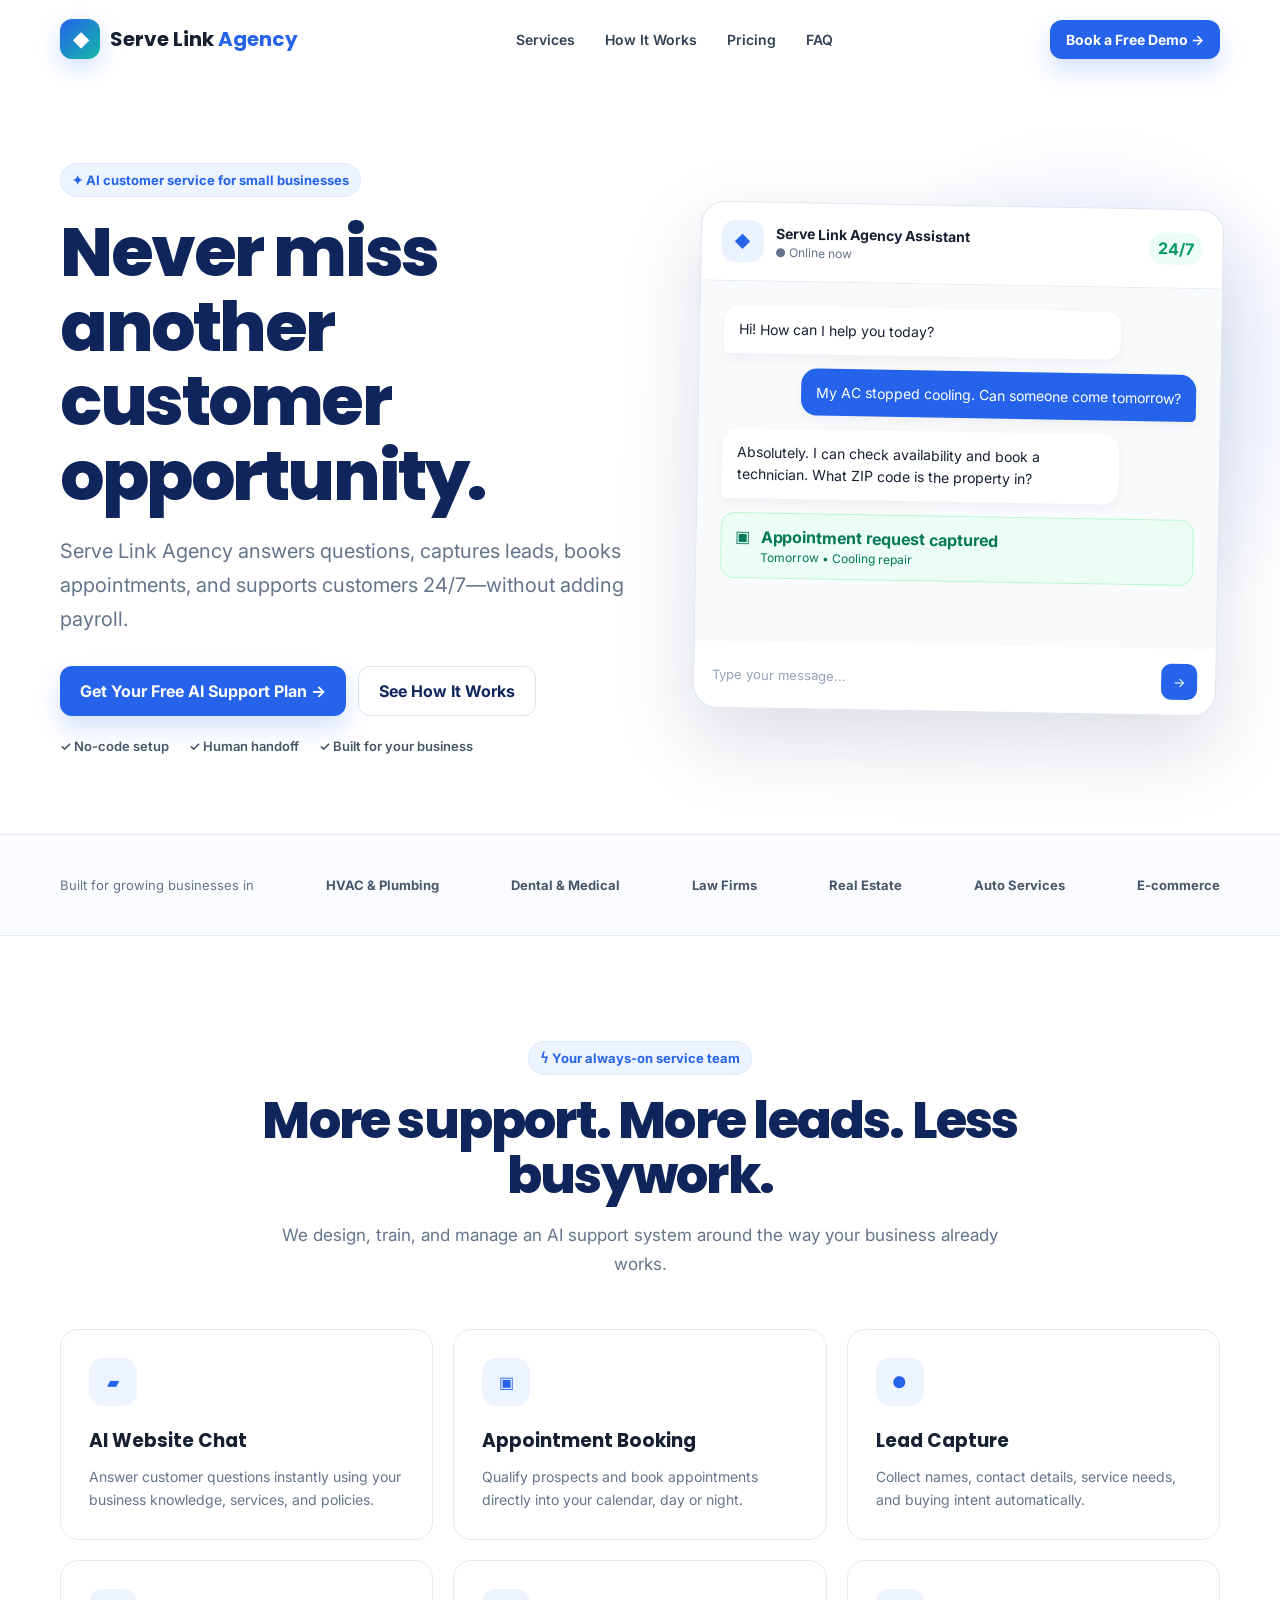
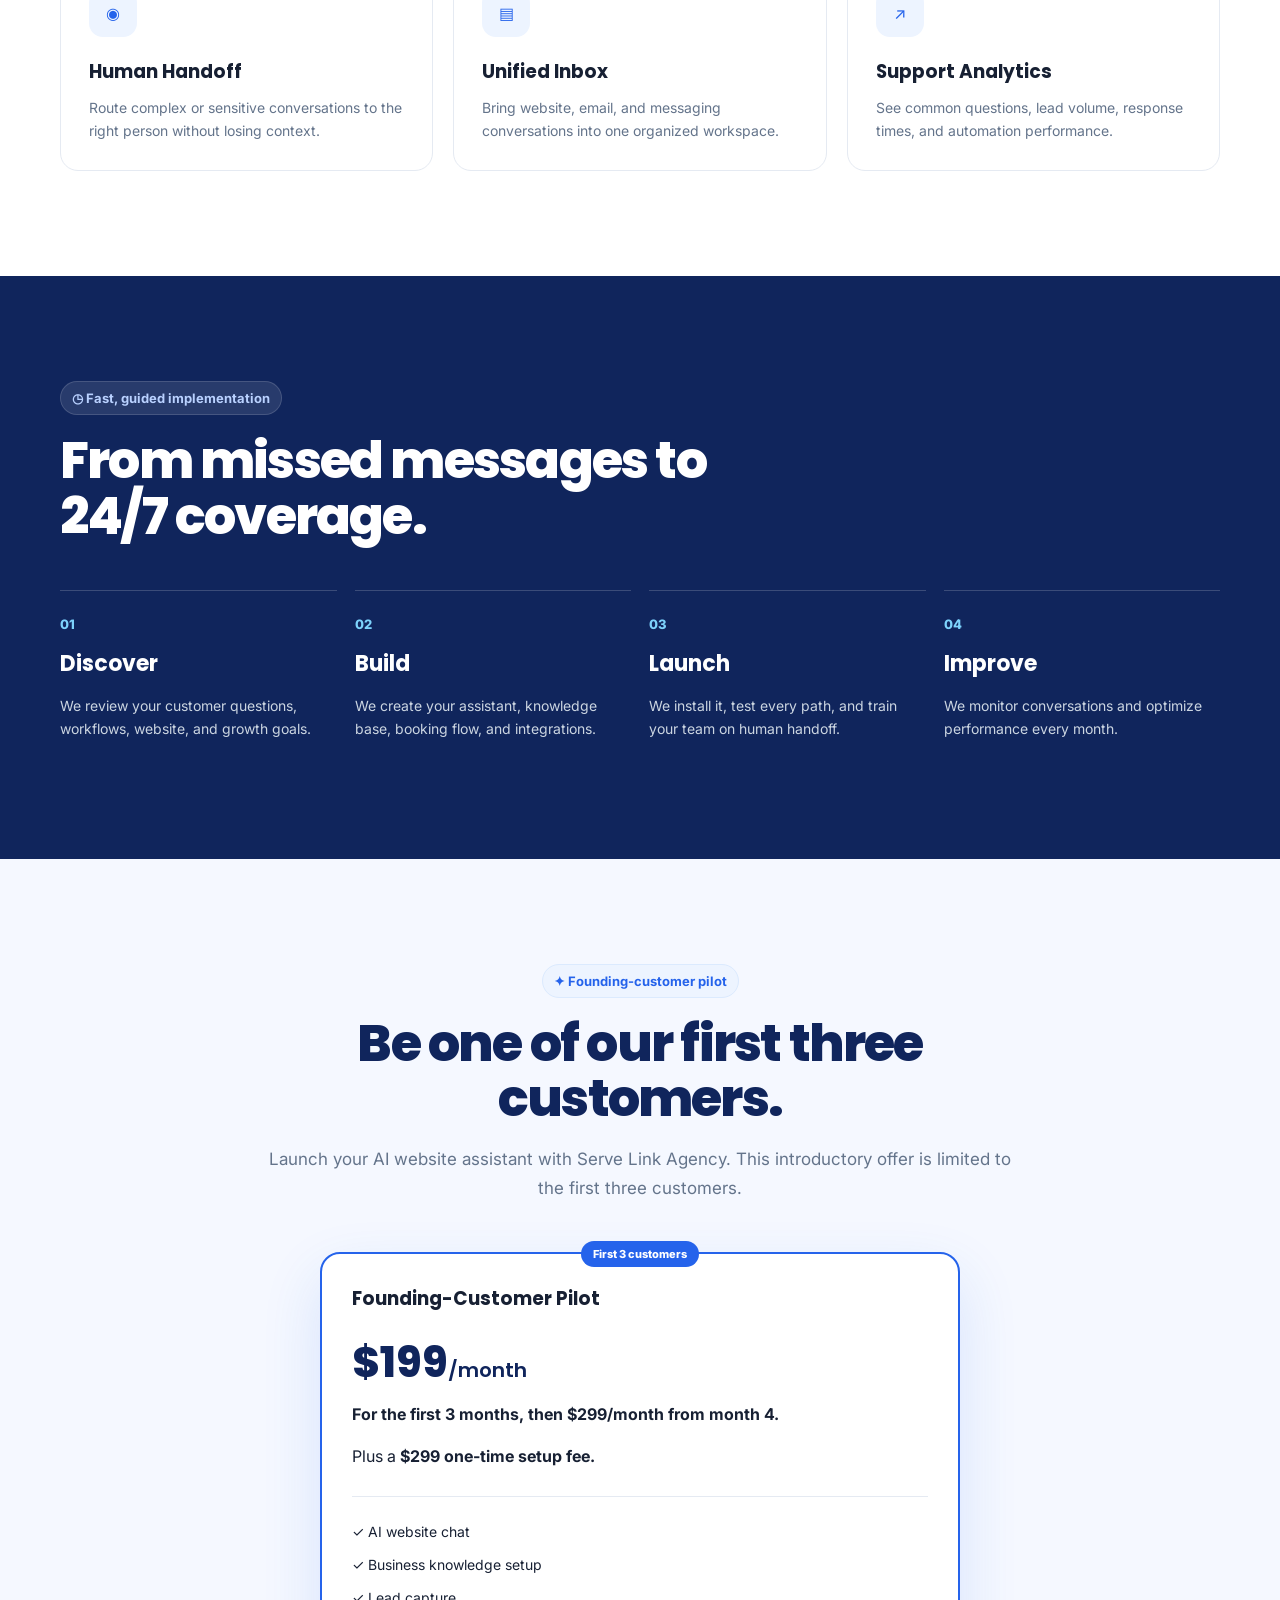
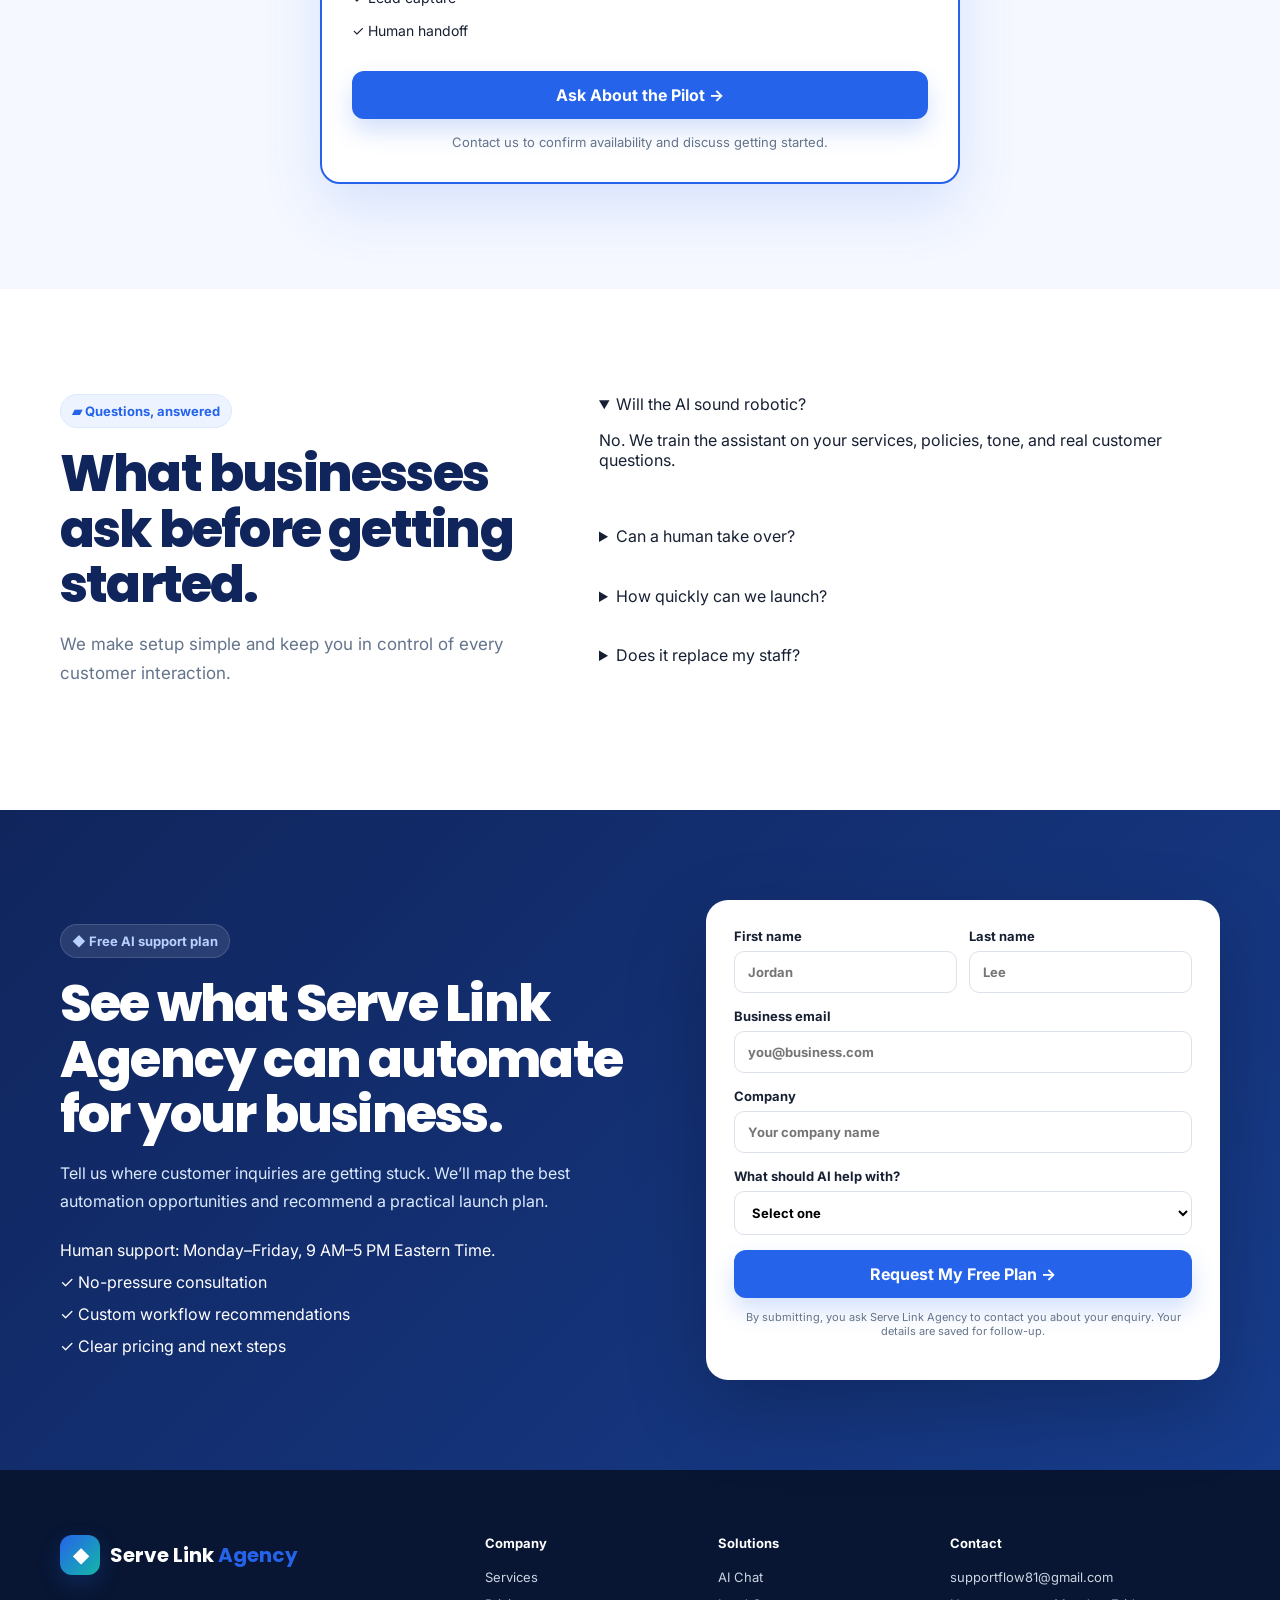
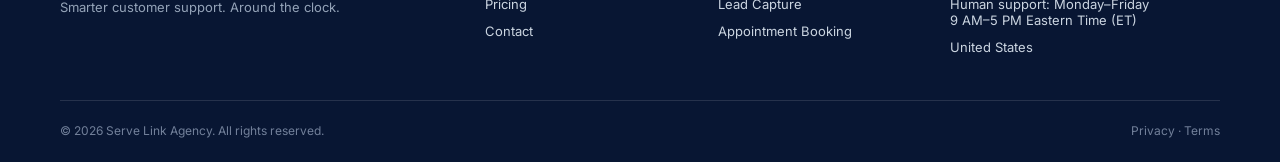
<file: index.html>
<!doctype html><html lang="en"><head><meta charset="utf-8"><meta name="viewport" content="width=device-width,initial-scale=1"><title>Serve Link Agency | AI Customer Service</title><meta name="description" content="Serve Link Agency founding-customer pilot: $299 setup plus $199/month for 3 months, then $299/month. Limited to the first three customers."><link rel="stylesheet" href="styles.css?v=pilot-20260923"></head><body>
<nav class="nav shell"><a class="brand" href="#top"><span class="brandmark">◆</span><span>Serve Link <b>Agency</b></span></a><div class="navlinks"><a href="#services">Services</a><a href="#how">How It Works</a><a href="#pricing">Pricing</a><a href="#faq">FAQ</a></div><a class="button small" href="#contact">Book a Free Demo →</a></nav>
<section id="top" class="hero shell"><div class="heroCopy"><div class="eyebrow">✦ AI customer service for small businesses</div><h1>Never miss another customer opportunity.</h1><p class="lead">Serve Link Agency answers questions, captures leads, books appointments, and supports customers 24/7—without adding payroll.</p><div class="heroActions"><a class="button" href="#contact">Get Your Free AI Support Plan →</a><a class="button secondary" href="#how">See How It Works</a></div><div class="trustRow"><span>✓ No-code setup</span><span>✓ Human handoff</span><span>✓ Built for your business</span></div></div><div class="chatCard"><div class="chatHeader"><div class="avatar">◆</div><div><strong>Serve Link Agency Assistant</strong><span>● Online now</span></div><span class="liveBadge">24/7</span></div><div class="chatBody"><div class="bubble ai">Hi! How can I help you today?</div><div class="bubble user">My AC stopped cooling. Can someone come tomorrow?</div><div class="bubble ai">Absolutely. I can check availability and book a technician. What ZIP code is the property in?</div><div class="booking">▣ <div><strong>Appointment request captured</strong><span>Tomorrow • Cooling repair</span></div></div></div><div class="chatInput"><span>Type your message...</span><button>→</button></div></div></section>
<section class="logoStrip"><div class="shell logoInner"><span>Built for growing businesses in</span><b>HVAC & Plumbing</b><b>Dental & Medical</b><b>Law Firms</b><b>Real Estate</b><b>Auto Services</b><b>E-commerce</b></div></section>
<section id="services" class="section shell"><div class="sectionHead"><div class="eyebrow">ϟ Your always-on service team</div><h2>More support. More leads. Less busywork.</h2><p>We design, train, and manage an AI support system around the way your business already works.</p></div><div class="serviceGrid">
<article class="serviceCard"><span class="serviceIcon">▰</span><h3>AI Website Chat</h3><p>Answer customer questions instantly using your business knowledge, services, and policies.</p></article><article class="serviceCard"><span class="serviceIcon">▣</span><h3>Appointment Booking</h3><p>Qualify prospects and book appointments directly into your calendar, day or night.</p></article><article class="serviceCard"><span class="serviceIcon">●</span><h3>Lead Capture</h3><p>Collect names, contact details, service needs, and buying intent automatically.</p></article><article class="serviceCard"><span class="serviceIcon">◉</span><h3>Human Handoff</h3><p>Route complex or sensitive conversations to the right person without losing context.</p></article><article class="serviceCard"><span class="serviceIcon">▤</span><h3>Unified Inbox</h3><p>Bring website, email, and messaging conversations into one organized workspace.</p></article><article class="serviceCard"><span class="serviceIcon">↗</span><h3>Support Analytics</h3><p>See common questions, lead volume, response times, and automation performance.</p></article></div></section>
<section id="how" class="section darkSection"><div class="shell"><div class="sectionHead left light"><div class="eyebrow darkEyebrow">◷ Fast, guided implementation</div><h2>From missed messages to 24/7 coverage.</h2></div><div class="steps"><div class="step"><span>01</span><h3>Discover</h3><p>We review your customer questions, workflows, website, and growth goals.</p></div><div class="step"><span>02</span><h3>Build</h3><p>We create your assistant, knowledge base, booking flow, and integrations.</p></div><div class="step"><span>03</span><h3>Launch</h3><p>We install it, test every path, and train your team on human handoff.</p></div><div class="step"><span>04</span><h3>Improve</h3><p>We monitor conversations and optimize performance every month.</p></div></div></div></section>
<section id="pricing" class="section softSection"><div class="shell"><div class="sectionHead"><div class="eyebrow">✦ Founding-customer pilot</div><h2>Be one of our first three customers.</h2><p>Launch your AI website assistant with Serve Link Agency. This introductory offer is limited to the first three customers.</p></div><div class="pricingGrid pilotPricing"><article class="priceCard featured"><span class="popular">First 3 customers</span><h3>Founding-Customer Pilot</h3><div class="price">$199<span class="pricePeriod">/month</span></div><p class="pilotTerms"><strong>For the first 3 months, then $299/month from month 4.</strong></p><p class="pilotSetup">Plus a <strong>$299 one-time setup fee.</strong></p><div class="divider"></div><span class="priceItem">✓ AI website chat</span><span class="priceItem">✓ Business knowledge setup</span><span class="priceItem">✓ Lead capture</span><span class="priceItem">✓ Human handoff</span><a href="#contact" class="button">Ask About the Pilot →</a><p class="pilotNote">Contact us to confirm availability and discuss getting started.</p></article></div></div></section>
<section id="faq" class="section shell faqWrap"><div><div class="eyebrow">▰ Questions, answered</div><h2>What businesses ask before getting started.</h2><p class="lead smallLead">We make setup simple and keep you in control of every customer interaction.</p></div><div class="faqList"><details open><summary>Will the AI sound robotic?</summary><p>No. We train the assistant on your services, policies, tone, and real customer questions.</p></details><details><summary>Can a human take over?</summary><p>Yes. Conversations can transfer to your team with the full history attached.</p></details><details><summary>How quickly can we launch?</summary><p>Most small-business setups can launch within a few business days after content and access are provided.</p></details><details><summary>Does it replace my staff?</summary><p>It handles repetitive and after-hours requests so staff can focus on conversations needing a human.</p></details></div></section>
<section id="contact" class="section ctaSection"><div class="shell contactGrid"><div><div class="eyebrow darkEyebrow">◆ Free AI support plan</div><h2>See what Serve Link Agency can automate for your business.</h2><p>Tell us where customer inquiries are getting stuck. We’ll map the best automation opportunities and recommend a practical launch plan.</p><div class="contactPoints"><span>Human support: Monday–Friday, 9 AM–5 PM Eastern Time.</span><span>✓ No-pressure consultation</span><span>✓ Custom workflow recommendations</span><span>✓ Clear pricing and next steps</span></div></div><form class="contactForm" id="leadForm"><div class="fieldRow"><label>First name<input required name="first_name" autocomplete="given-name" maxlength="90" placeholder="Jordan"></label><label>Last name<input required name="last_name" autocomplete="family-name" maxlength="90" placeholder="Lee"></label></div><label>Business email<input required name="email" autocomplete="email" maxlength="320" type="email" placeholder="you@business.com"></label><label>Company<input required name="company" autocomplete="organization" maxlength="200" placeholder="Your company name"></label><label>What should AI help with?<select required name="need"><option value="">Select one</option><option>Answer customer questions</option><option>Capture and qualify leads</option><option>Book appointments</option><option>Build a complete AI support system</option></select></label><button class="button full" type="submit">Request My Free Plan →</button><small>By submitting, you ask Serve Link Agency to contact you about your enquiry. Your details are saved for follow-up.</small><p id="leadStatus" role="status" aria-live="polite" style="color:#172033;font-size:14px;line-height:1.6"></p><noscript>Please enable JavaScript to submit this enquiry.</noscript></form></div></section>
<footer><div class="shell footerGrid"><div><a class="brand lightBrand" href="#top"><span class="brandmark">◆</span><span>Serve Link <b>Agency</b></span></a><p>Smarter customer support. Around the clock.</p></div><div><b>Company</b><a href="#services">Services</a><a href="#pricing">Pricing</a><a href="#contact">Contact</a></div><div><b>Solutions</b><a href="#services">AI Chat</a><a href="#services">Lead Capture</a><a href="#services">Appointment Booking</a></div><div><b>Contact</b><a href="mailto:supportflow81@gmail.com">supportflow81@gmail.com</a><span>Human support: Monday–Friday<br>9 AM–5 PM Eastern Time (ET)</span><span>United States</span></div></div><div class="shell footerBottom"><span>© 2026 Serve Link Agency. All rights reserved.</span><span>Privacy · Terms</span></div></footer>
<script src="script.js?v=hours-20260923"></script></body></html>
</file>
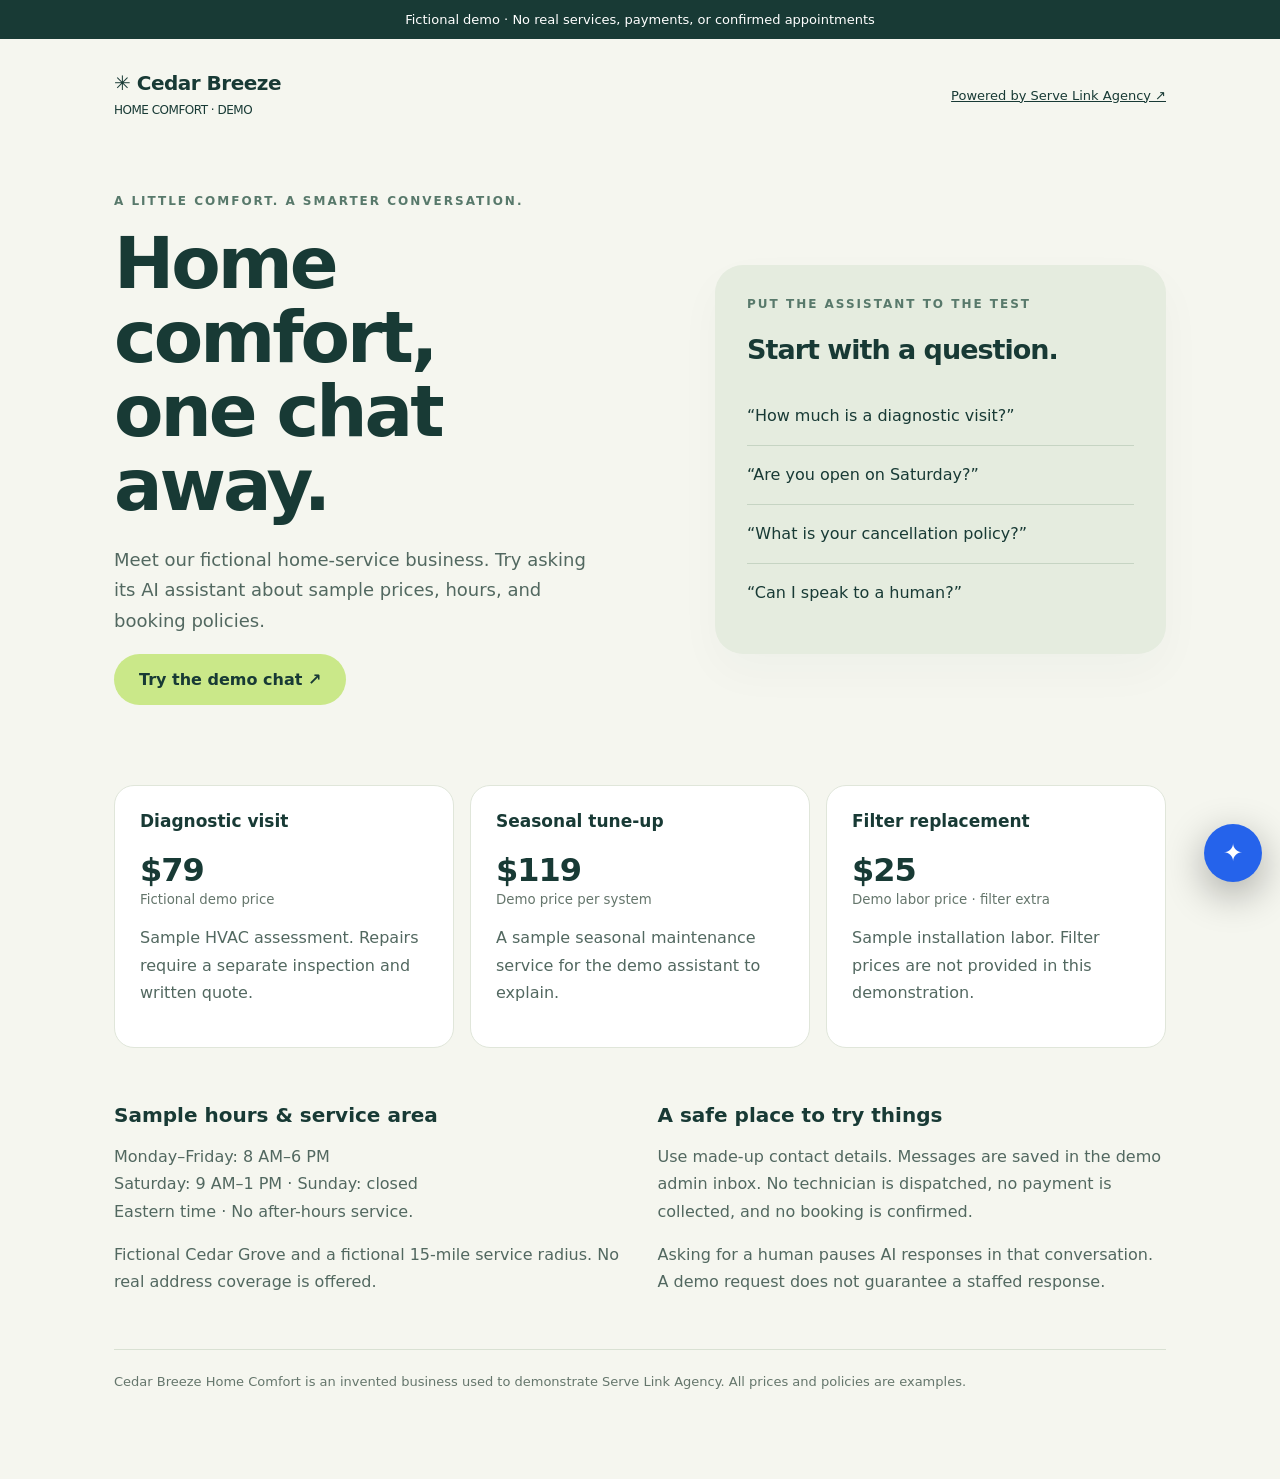
<file: demo.html>
<!doctype html>
<html lang="en"><head><meta charset="utf-8"><meta name="viewport" content="width=device-width,initial-scale=1"><meta name="robots" content="noindex"><title>Cedar Breeze · Serve Link Agency Demo</title>
<style>
:root{font-family:system-ui,-apple-system,sans-serif;color:#183a35;background:#f5f6ef}*{box-sizing:border-box}body{margin:0}a{color:inherit}.notice{background:#183a35;color:#fff;text-align:center;padding:12px 20px;font-size:13px}main{max-width:1100px;margin:auto;padding:32px 24px 90px}nav{display:flex;justify-content:space-between;align-items:center;gap:20px}.logo{font-weight:800;font-size:20px;letter-spacing:-.5px}nav a{font-size:13px}.hero{display:grid;grid-template-columns:1.2fr 1fr;gap:60px;align-items:center;padding:75px 0 60px}.eyebrow{font-size:12px;font-weight:750;letter-spacing:2px;text-transform:uppercase;color:#58796b}h1{font-size:clamp(42px,6vw,72px);line-height:1.03;letter-spacing:-3px;margin:18px 0 22px}p{line-height:1.7;color:#526860}.intro{font-size:18px;max-width:490px}.cta{background:#cae889;border:0;border-radius:30px;padding:16px 25px;color:#183a35;font:inherit;font-weight:700;cursor:pointer}.cta:focus-visible,a:focus-visible{outline:3px solid #2563eb;outline-offset:4px}.card{background:#e5ecdf;border-radius:28px;padding:32px;box-shadow:0 18px 45px #183a3508}.card h2{font-size:27px;letter-spacing:-1px}.prompt{padding:17px 0;border-bottom:1px solid #c6d4c3;line-height:1.5}.prompt:last-child{border:0}.services{display:grid;grid-template-columns:repeat(3,1fr);gap:16px}.service{background:white;border:1px solid #e0e6da;border-radius:20px;padding:25px}.service h3{margin:0 0 20px;font-size:17px}.price{font-size:32px;font-weight:750;letter-spacing:-1px}.service small{color:#65766c}.details{display:grid;grid-template-columns:1fr 1fr;gap:35px;margin:38px 0}.details h2{font-size:20px}.foot{border-top:1px solid #d9e1d3;padding-top:24px;font-size:13px;color:#65766c}#chat-status{font-size:13px;min-height:20px}@media(max-width:720px){.hero{grid-template-columns:1fr;gap:28px;padding:45px 0 35px}.services,.details{grid-template-columns:1fr}h1{letter-spacing:-2px}.card{padding:25px}nav{align-items:flex-start}.foot{padding-right:50px}}
</style></head><body>
<div class="notice">Fictional demo · No real services, payments, or confirmed appointments</div>
<main><nav><div class="logo">✳ Cedar Breeze<br><span style="font-size:12px;font-weight:500">HOME COMFORT · DEMO</span></div><a href="./index.html">Powered by Serve Link Agency ↗</a></nav>
<section class="hero"><div><div class="eyebrow">A little comfort. A smarter conversation.</div><h1>Home comfort,<br>one chat away.</h1><p class="intro">Meet our fictional home-service business. Try asking its AI assistant about sample prices, hours, and booking policies.</p><button class="cta" id="try-chat">Try the demo chat ↗</button><div id="chat-status" role="status"></div></div>
<aside class="card"><div class="eyebrow">Put the assistant to the test</div><h2>Start with a question.</h2><div class="prompt">“How much is a diagnostic visit?”</div><div class="prompt">“Are you open on Saturday?”</div><div class="prompt">“What is your cancellation policy?”</div><div class="prompt">“Can I speak to a human?”</div></aside></section>
<section aria-label="Sample services" class="services"><article class="service"><h3>Diagnostic visit</h3><div class="price">$79</div><small>Fictional demo price</small><p>Sample HVAC assessment. Repairs require a separate inspection and written quote.</p></article><article class="service"><h3>Seasonal tune-up</h3><div class="price">$119</div><small>Demo price per system</small><p>A sample seasonal maintenance service for the demo assistant to explain.</p></article><article class="service"><h3>Filter replacement</h3><div class="price">$25</div><small>Demo labor price · filter extra</small><p>Sample installation labor. Filter prices are not provided in this demonstration.</p></article></section>
<section class="details"><div><h2>Sample hours & service area</h2><p>Monday–Friday: 8 AM–6 PM<br>Saturday: 9 AM–1 PM · Sunday: closed<br>Eastern time · No after-hours service.</p><p>Fictional Cedar Grove and a fictional 15-mile service radius. No real address coverage is offered.</p></div><div><h2>A safe place to try things</h2><p>Use made-up contact details. Messages are saved in the demo admin inbox. No technician is dispatched, no payment is collected, and no booking is confirmed.</p><p>Asking for a human pauses AI responses in that conversation. A demo request does not guarantee a staffed response.</p></div></section>
<footer class="foot">Cedar Breeze Home Comfort is an invented business used to demonstrate Serve Link Agency. All prices and policies are examples.</footer></main>
<script src="./widget.js?v=brand-20260921" data-widget-key="2ebabece-2618-4a29-a5c8-648e023c3b12"></script>
<script>
document.getElementById('try-chat').addEventListener('click',()=>{
const launcher=document.getElementById('sl-open');
if(launcher){launcher.click();document.getElementById('chat-status').textContent='Demo chat opened. Use made-up contact details.';}
else document.getElementById('chat-status').textContent='The chat could not load. Please refresh and try again.';
});
</script></body></html>
</file>
<file: styles.css>
@import url('https://fonts.googleapis.com/css2?family=Inter:wght@400;500;600;700&family=Poppins:wght@600;700;800&display=swap');

:root { --navy:#10255c; --blue:#2563eb; --blue2:#1d4ed8; --teal:#14b8a6; --ink:#172033; --muted:#64748b; --line:#e5eaf2; --soft:#f5f8ff; --white:#fff; }
*{box-sizing:border-box}html{scroll-behavior:smooth}body{margin:0;font-family:Inter,Arial,sans-serif;color:var(--ink);background:#fff}a{text-decoration:none;color:inherit}button,input,select{font:inherit}.shell{width:min(1160px,calc(100% - 40px));margin:auto}.nav{height:78px;display:flex;align-items:center;justify-content:space-between;position:relative;z-index:10}.brand{display:flex;align-items:center;gap:10px;font-family:Poppins;font-weight:700;font-size:20px}.brand b{color:var(--blue)}.brandmark{width:40px;height:40px;border-radius:12px;background:linear-gradient(135deg,var(--blue),var(--teal));display:grid;place-items:center;color:#fff;box-shadow:0 8px 22px rgba(37,99,235,.22)}.navlinks{display:flex;gap:30px;color:#334155;font-weight:600;font-size:14px}.navlinks a:hover{color:var(--blue)}.button{display:inline-flex;align-items:center;justify-content:center;gap:9px;background:var(--blue);color:#fff;border:0;border-radius:12px;padding:14px 20px;font-weight:700;box-shadow:0 12px 25px rgba(37,99,235,.2);cursor:pointer}.button:hover{background:var(--blue2);transform:translateY(-1px)}.button.small{padding:11px 16px;font-size:14px}.button.secondary{background:#fff;color:var(--navy);border:1px solid #dbe3ef;box-shadow:none}.button.full{width:100%}.hero{min-height:690px;padding:85px 0 80px;display:grid;grid-template-columns:1.04fr .96fr;gap:70px;align-items:center;position:relative}.hero:before{content:"";position:absolute;right:-12vw;top:20px;width:580px;height:580px;background:radial-gradient(circle,rgba(37,99,235,.14),transparent 65%);z-index:-1}.eyebrow{display:inline-flex;align-items:center;gap:8px;color:var(--blue);background:#edf4ff;border:1px solid #dbeafe;padding:8px 11px;border-radius:999px;font-weight:700;font-size:13px}.hero h1,.section h2,.ctaSection h2{font-family:Poppins;margin:18px 0;font-weight:800;line-height:1.08;letter-spacing:-.035em}.hero h1{font-size:clamp(44px,5.4vw,72px);color:var(--navy)}.lead{font-size:20px;line-height:1.7;color:var(--muted);max-width:650px}.smallLead{font-size:17px}.heroActions{display:flex;gap:12px;margin:30px 0 22px;flex-wrap:wrap}.trustRow{display:flex;gap:20px;flex-wrap:wrap;color:#475569;font-size:13px;font-weight:600}.trustRow span,.checkList span,.contactPoints span{display:flex;align-items:center;gap:7px}.trustRow svg,.checkList svg,.contactPoints svg{color:var(--teal)}.chatCard{background:#fff;border:1px solid #dfe6f2;border-radius:24px;box-shadow:0 32px 80px rgba(15,35,80,.15);overflow:hidden;transform:rotate(1deg)}.chatHeader{display:flex;align-items:center;gap:12px;padding:18px 20px;border-bottom:1px solid var(--line)}.avatar{width:42px;height:42px;border-radius:13px;background:#eaf1ff;color:var(--blue);display:grid;place-items:center}.chatHeader strong{display:block;font-size:14px}.chatHeader span span,.chatHeader div span{display:block;font-size:12px;color:var(--muted);margin-top:3px}.chatHeader i{display:inline-block;width:7px;height:7px;background:#22c55e;border-radius:50%;margin-right:5px}.liveBadge{margin-left:auto!important;background:#ecfdf5;color:#059669!important;padding:6px 9px;border-radius:999px;font-weight:700}.chatBody{padding:24px;background:#f8fafc;display:flex;flex-direction:column;gap:14px;min-height:360px}.bubble{max-width:84%;padding:13px 15px;border-radius:16px;font-size:14px;line-height:1.55;box-shadow:0 4px 12px rgba(15,23,42,.05)}.bubble.ai{background:#fff;border-bottom-left-radius:5px}.bubble.user{background:var(--blue);color:#fff;margin-left:auto;border-bottom-right-radius:5px}.booking{display:flex;gap:11px;background:#ecfdf5;border:1px solid #bbf7d0;padding:13px;border-radius:14px;color:#047857}.booking strong,.booking span{display:block}.booking span{font-size:12px;margin-top:3px}.chatInput{padding:15px 18px;display:flex;justify-content:space-between;align-items:center;color:#94a3b8;font-size:13px}.chatInput button{border:0;width:36px;height:36px;border-radius:10px;background:var(--blue);color:white;display:grid;place-items:center}.logoStrip{border-top:1px solid var(--line);border-bottom:1px solid var(--line);background:#fafcff}.logoInner{min-height:100px;display:flex;align-items:center;justify-content:space-between;gap:24px;flex-wrap:wrap}.logoInner span{color:var(--muted);font-size:13px}.logoInner b{font-size:13px;color:#475569}.section{padding:105px 0}.sectionHead{text-align:center;max-width:760px;margin:0 auto 50px}.sectionHead.left{text-align:left;margin:0 0 46px}.section h2,.ctaSection h2{font-size:clamp(34px,4vw,52px);color:var(--navy)}.sectionHead p{color:var(--muted);font-size:17px;line-height:1.7}.serviceGrid{display:grid;grid-template-columns:repeat(3,1fr);gap:20px}.serviceCard{padding:28px;border:1px solid var(--line);border-radius:18px;background:#fff;transition:.2s}.serviceCard:hover{transform:translateY(-4px);box-shadow:0 20px 50px rgba(15,35,80,.09);border-color:#c9d8f5}.serviceIcon{width:48px;height:48px;border-radius:14px;background:#edf4ff;color:var(--blue);display:grid;place-items:center}.serviceCard h3{margin:20px 0 10px;font-family:Poppins}.serviceCard p{margin:0;color:var(--muted);line-height:1.65;font-size:14px}.darkSection{background:var(--navy);color:#fff}.light h2{color:#fff}.darkEyebrow{background:rgba(255,255,255,.1);border-color:rgba(255,255,255,.14);color:#b9d1ff}.steps{display:grid;grid-template-columns:repeat(4,1fr);gap:18px}.step{border-top:1px solid rgba(255,255,255,.18);padding-top:22px}.step>span{color:#7dd3fc;font-weight:800;font-size:13px}.step h3{font-family:Poppins;font-size:22px;margin:14px 0 9px}.step p{color:#cbd5e1;line-height:1.65;font-size:14px}.split{display:grid;grid-template-columns:1fr 1fr;gap:80px;align-items:center}.checkList{display:grid;gap:14px;margin-top:26px;font-weight:600}.metricPanel{background:#fff;border:1px solid var(--line);box-shadow:0 25px 60px rgba(15,35,80,.12);padding:26px;border-radius:22px}.metricTop{display:flex;justify-content:space-between;color:var(--muted);font-size:13px}.metricTop b{color:var(--blue)}.metricGrid{display:grid;grid-template-columns:1fr 1fr;gap:14px;margin:22px 0}.metricGrid div{background:var(--soft);border-radius:15px;padding:18px}.metricGrid b,.metricGrid span{display:block}.metricGrid b{font-family:Poppins;font-size:25px;color:var(--navy)}.metricGrid span{font-size:12px;color:var(--muted);margin-top:5px}.activity{display:flex;align-items:center;gap:12px;border:1px solid #d1fae5;background:#f0fdf4;color:#047857;padding:15px;border-radius:14px}.activity b,.activity span{display:block}.activity span{font-size:12px;margin-top:3px}.softSection{background:var(--soft)}.pricingGrid{display:grid;grid-template-columns:repeat(3,1fr);gap:20px;align-items:stretch}.priceCard{background:#fff;border:1px solid var(--line);border-radius:20px;padding:30px;display:flex;flex-direction:column;position:relative}.priceCard.featured{border:2px solid var(--blue);transform:translateY(-10px);box-shadow:0 24px 60px rgba(37,99,235,.14)}.popular{position:absolute;top:-13px;left:50%;transform:translateX(-50%);background:var(--blue);color:#fff;padding:6px 12px;border-radius:999px;font-size:11px;font-weight:800}.priceCard h3{font-family:Poppins;margin:0}.price{font-family:Poppins;font-weight:800;font-size:42px;color:var(--navy);margin-top:18px}.priceCard>p{color:var(--muted);font-size:13px}.divider{height:1px;background:var(--line);margin:18px 0}.priceItem{display:flex;align-items:center;gap:9px;margin:8px 0;font-size:14px}.priceItem svg{color:var(--teal)}.priceCard .button{margin-top:auto;transform:none}.faqWrap{display:grid;grid-template-columns:.85fr 1.15fr;gap:80px}.faqList{display:grid}.faq{background:#fff;border:0;border-bottom:1px solid var(--line);padding:22px 0;display:flex;text-align:left;justify-content:space-between;gap:20px;cursor:pointer;color:var(--ink)}.faq b{font-size:16px}.faq p{font-weight:400;color:var(--muted);line-height:1.65;margin:12px 0 0}.faq svg{transition:.2s;flex:none}.rotate{transform:rotate(180deg)}.ctaSection{background:linear-gradient(135deg,#10255c,#173c8c);color:#fff;padding:90px 0}.ctaSection h2{color:#fff}.ctaSection p{color:#dbeafe;line-height:1.7}.contactGrid{display:grid;grid-template-columns:1fr .9fr;gap:75px;align-items:center}.contactPoints{display:grid;gap:12px;margin-top:25px}.contactForm{background:#fff;border-radius:22px;padding:28px;color:var(--ink);box-shadow:0 30px 80px rgba(0,0,0,.22)}.contactForm label{display:grid;gap:7px;font-weight:700;font-size:13px;margin-bottom:15px}.fieldRow{display:grid;grid-template-columns:1fr 1fr;gap:12px}.contactForm input,.contactForm select{width:100%;border:1px solid #dbe2ec;border-radius:10px;padding:12px 13px;outline:none;background:#fff}.contactForm input:focus,.contactForm select:focus{border-color:var(--blue);box-shadow:0 0 0 3px #dbeafe}.contactForm small{display:block;text-align:center;color:var(--muted);margin-top:12px;font-size:11px}.success{text-align:center;padding:30px 10px}.success>span{display:grid;place-items:center;width:60px;height:60px;margin:auto;border-radius:50%;background:#ecfdf5;color:#059669}.success h3{font-family:Poppins;font-size:24px}.success p{color:var(--muted)}footer{background:#081633;color:#cbd5e1;padding:65px 0 24px}.footerGrid{display:grid;grid-template-columns:2fr 1fr 1fr 1.4fr;gap:40px}.lightBrand{color:#fff}.footerGrid>div{display:flex;flex-direction:column;gap:11px;font-size:13px}.footerGrid>div>b{color:#fff;margin-bottom:7px}.footerGrid p{color:#94a3b8}.footerGrid a:hover{color:#fff}.footerBottom{border-top:1px solid rgba(255,255,255,.12);margin-top:45px;padding-top:22px;display:flex;justify-content:space-between;color:#72809a;font-size:12px}.mobile,.mobileMenu{display:none}.iconButton{border:0;background:none}.mobileMenu{position:absolute;top:78px;left:20px;right:20px;background:#fff;padding:20px;border:1px solid var(--line);border-radius:16px;box-shadow:0 20px 50px rgba(15,23,42,.15);z-index:20;flex-direction:column;gap:16px;font-weight:700}
@media(max-width:900px){.desktop{display:none}.mobile{display:block}.mobileMenu{display:flex}.hero,.split,.faqWrap,.contactGrid{grid-template-columns:1fr}.hero{padding-top:45px;gap:45px}.heroCopy{text-align:center}.hero .eyebrow,.hero .lead{margin-left:auto;margin-right:auto}.heroActions,.trustRow{justify-content:center}.chatCard{max-width:600px;margin:auto;transform:none}.serviceGrid{grid-template-columns:1fr 1fr}.steps{grid-template-columns:1fr 1fr}.pricingGrid{grid-template-columns:1fr;max-width:620px;margin:auto}.priceCard.featured{transform:none}.faqWrap{gap:25px}.footerGrid{grid-template-columns:1fr 1fr}.logoInner{justify-content:center}.section{padding:80px 0}}
@media(max-width:600px){.shell{width:min(100% - 28px,1160px)}.hero{min-height:auto;padding:45px 0 60px}.hero h1{font-size:42px}.lead{font-size:17px}.heroActions{flex-direction:column}.heroActions .button{width:100%}.trustRow{display:grid}.serviceGrid,.steps,.metricGrid,.fieldRow,.footerGrid{grid-template-columns:1fr}.section{padding:65px 0}.section h2,.ctaSection h2{font-size:34px}.chatBody{padding:16px}.logoInner{padding:25px 0}.logoInner span{width:100%;text-align:center}.footerBottom{flex-direction:column;gap:10px}.contactForm{padding:20px}}

.textIcon{display:inline-flex;align-items:center;justify-content:center;line-height:1;font-weight:800}

/* Founding-customer offer: keep the renewal price as prominent as the introductory terms. */
.pilotPricing{grid-template-columns:1fr;max-width:640px;margin:0 auto}.pilotPricing .featured{transform:none}.pricePeriod{font-size:20px;font-weight:600}.priceCard .pilotTerms,.priceCard .pilotSetup{font-size:16px;line-height:1.6;color:var(--ink);margin:8px 0}.pilotPricing .button{margin-top:24px}.priceCard .pilotNote{font-size:13px;line-height:1.6;text-align:center;margin-bottom:0}.pilotPricing .popular{white-space:nowrap}
</file>
